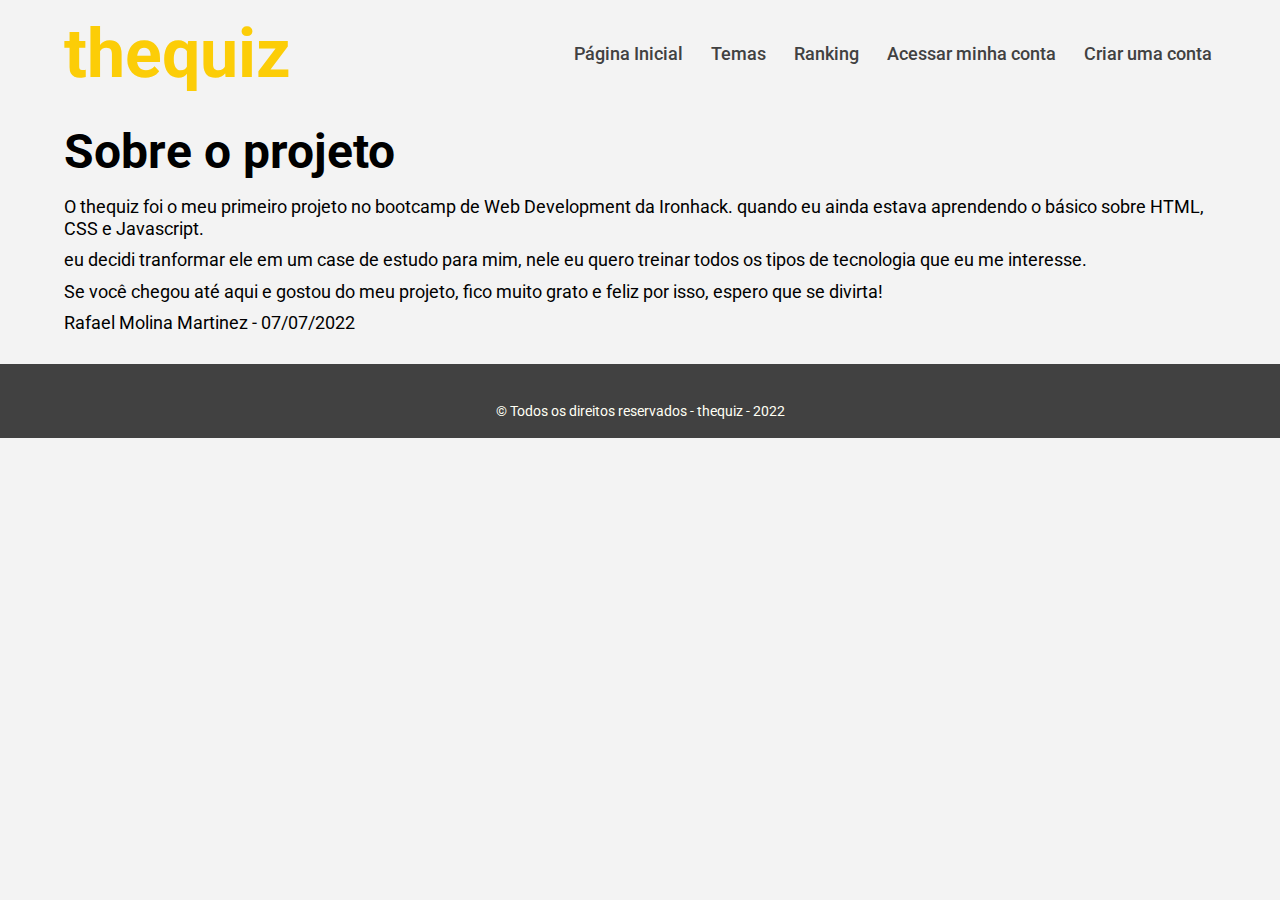
<file: pages/about.html>
<!DOCTYPE html>
<html lang="pt-br">

<head>
  <meta charset="UTF-8" />
  <meta http-equiv="X-UA-Compatible" content="IE=edge" />
  <meta name="viewport" content="width=device-width, initial-scale=1.0" />
  <title>thequiz | Sobre o projeto</title>

  <!-- css -->
  <link rel="stylesheet" href="/assets/stylesheets/css/reset.css" />
  <link rel="stylesheet" href="/assets/stylesheets/css/main.css" />
  <link rel="stylesheet" href="/assets/stylesheets/css/images.css" />
  <link rel="stylesheet" href="/assets/stylesheets/css/responsive.css" />
</head>

<body>
  <header class="header" id="top">
    <div class="header__container">
      <h2 class="logo">thequiz</h2>
      <nav class="navigation">
        <ul class="navigation__list">
          <li class="navigation__item">
            <a href="/index.html" class="navigation__link">Página Inicial</a>
          </li>
          <li class="navigation__item">
            <a href="/pages/categories.html" class="navigation__link">Temas</a>
          </li>
          <li class="navigation__item">
            <a href="/pages/ranking.html" class="navigation__link">Ranking</a>
          </li>
          <li class="navigation__item">
            <a href="/pages/login.html" class="navigation__link">Acessar minha conta</a>
          </li>
          <li class="navigation__item">
            <a href="/pages/register.html" class="navigation__link">Criar uma conta</a>
          </li>
        </ul>
      </nav>
    </div>
  </header>

  <div class="container">
    <section class="about">
      <h2 class="about__title">Sobre o projeto</h2>
      <p class="about__paragraph">
        O thequiz foi o meu primeiro projeto no bootcamp de Web Development da
        Ironhack. quando eu ainda estava aprendendo o básico sobre HTML, CSS e
        Javascript.
      </p>
      <p class="about__paragraph">
        eu decidi tranformar ele em um case de estudo para mim, nele eu quero
        treinar todos os tipos de tecnologia que eu me interesse.
      </p>
      <p class="about__paragraph">
        Se você chegou até aqui e gostou do meu projeto, fico muito grato e
        feliz por isso, espero que se divirta!
      </p>
      <p class="about__paragraph">Rafael Molina Martinez - 07/07/2022</p>
    </section>
  </div>

  <footer class="footer">
    <div class="footer__container">
      <div class="footer__links">
        <!-- <a href="/pages/about.html" class="footer__link">Sobre o thequiz</a> -->
      </div>
    </div>

    <div class="copyright">
      <p>&copy; Todos os direitos reservados - thequiz - 2022</p>
    </div>
  </footer>
</body>

</html>
</file>
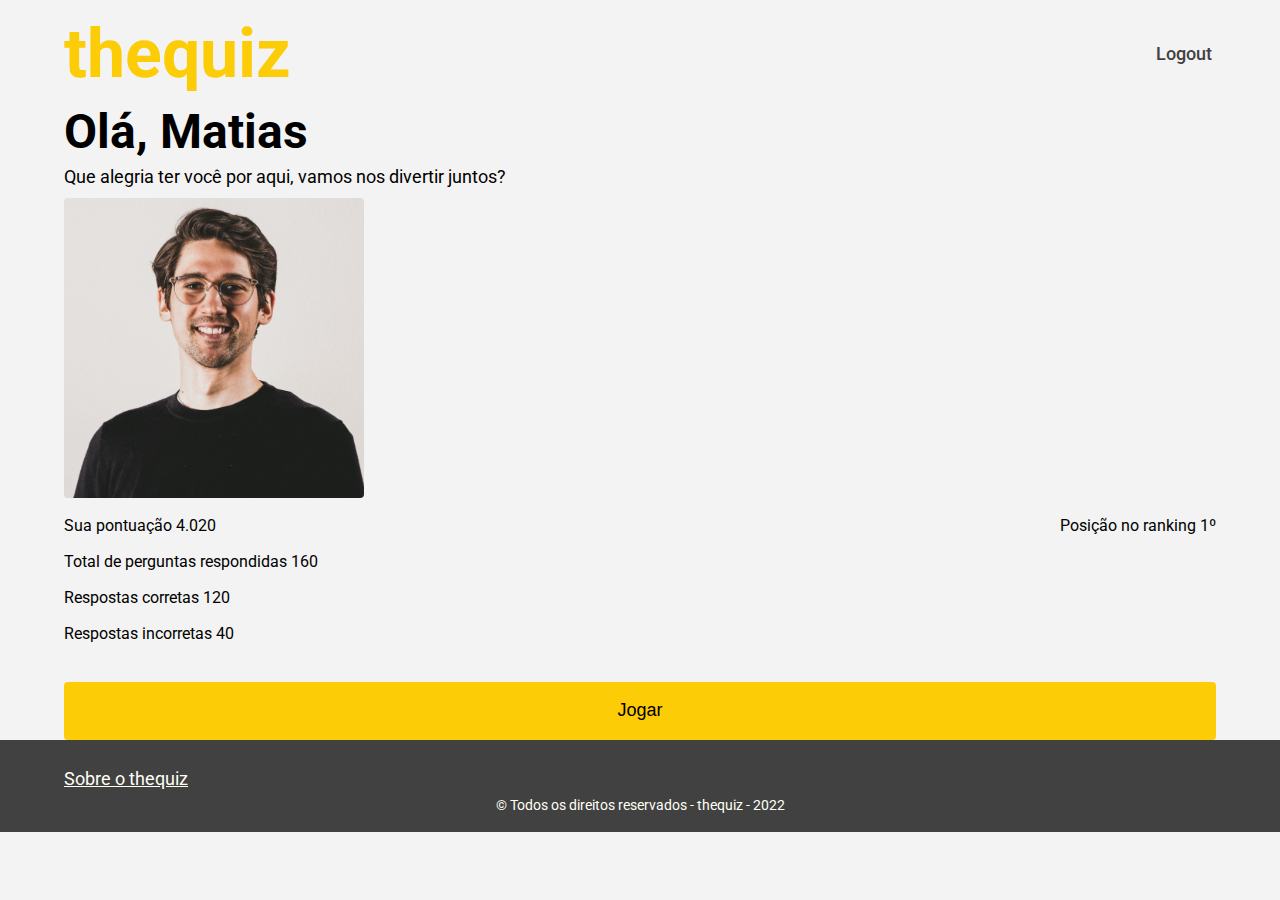
<file: pages/account.html>
<!DOCTYPE html>
<html lang="pt-br">

<head>
  <meta charset="UTF-8" />
  <meta http-equiv="X-UA-Compatible" content="IE=edge" />
  <meta name="viewport" content="width=device-width, initial-scale=1.0" />
  <title>thequiz | Minha conta</title>

  <!-- css -->
  <link rel="stylesheet" href="/assets/stylesheets/css/reset.css" />

  <link rel="stylesheet" href="/assets/stylesheets/css/main.css" />

  <link rel="stylesheet" href="/assets/stylesheets/css/images.css" />

  <link rel="stylesheet" href="/assets/stylesheets/css/responsive.css" />
</head>

<body>
  <header class="header" id="top">
    <div class="header__container">
      <h2 class="logo">thequiz</h2>
      <nav class="navigation">
        <ul class="navigation__list">
          <li class="navigation__item">
            <a href="/pages/login.html" class="navigation__link">Logout</a>
          </li>
        </ul>
      </nav>
    </div>
  </header>

  <div class="container">
    <section class="myAccount">
      <div class="myAccount__header">
        <div class="myAccount__header___content">
          <h2>Olá, Matias</h2>
          <p>Que alegria ter você por aqui, vamos nos divertir juntos?</p>
        </div>
      </div>

      <div class="myAccount__imageProfile"></div>

      <div class="myAccount__scoreInformations">
        <div class="myAccount__scoreInformations___position">
          <p>
            <strong>Sua pontuação</strong>
            <span>4.020</span>
          </p>

          <p>
            <strong>Posição no ranking</strong>
            <span>1º</span>
          </p>
        </div>

        <p>
          Total de perguntas respondidas
          <span>160</span>
        </p>

        <p>
          Respostas corretas
          <span>120</span>
        </p>

        <p>
          Respostas incorretas
          <span>40</span>
        </p>
      </div>

      <button type="button" class="btn__play">
        <a href="/pages/game.html">Jogar</a>
      </button>
    </section>
  </div>

  <footer class="footer">
    <div class="footer__container">
      <div class="footer__links">
        <a href="/pages/about.html" class="footer__link">Sobre o thequiz</a>
      </div>
    </div>

    <div class="copyright">
      <p>&copy; Todos os direitos reservados - thequiz - 2022</p>
    </div>
  </footer>
</body>

</html>
</file>
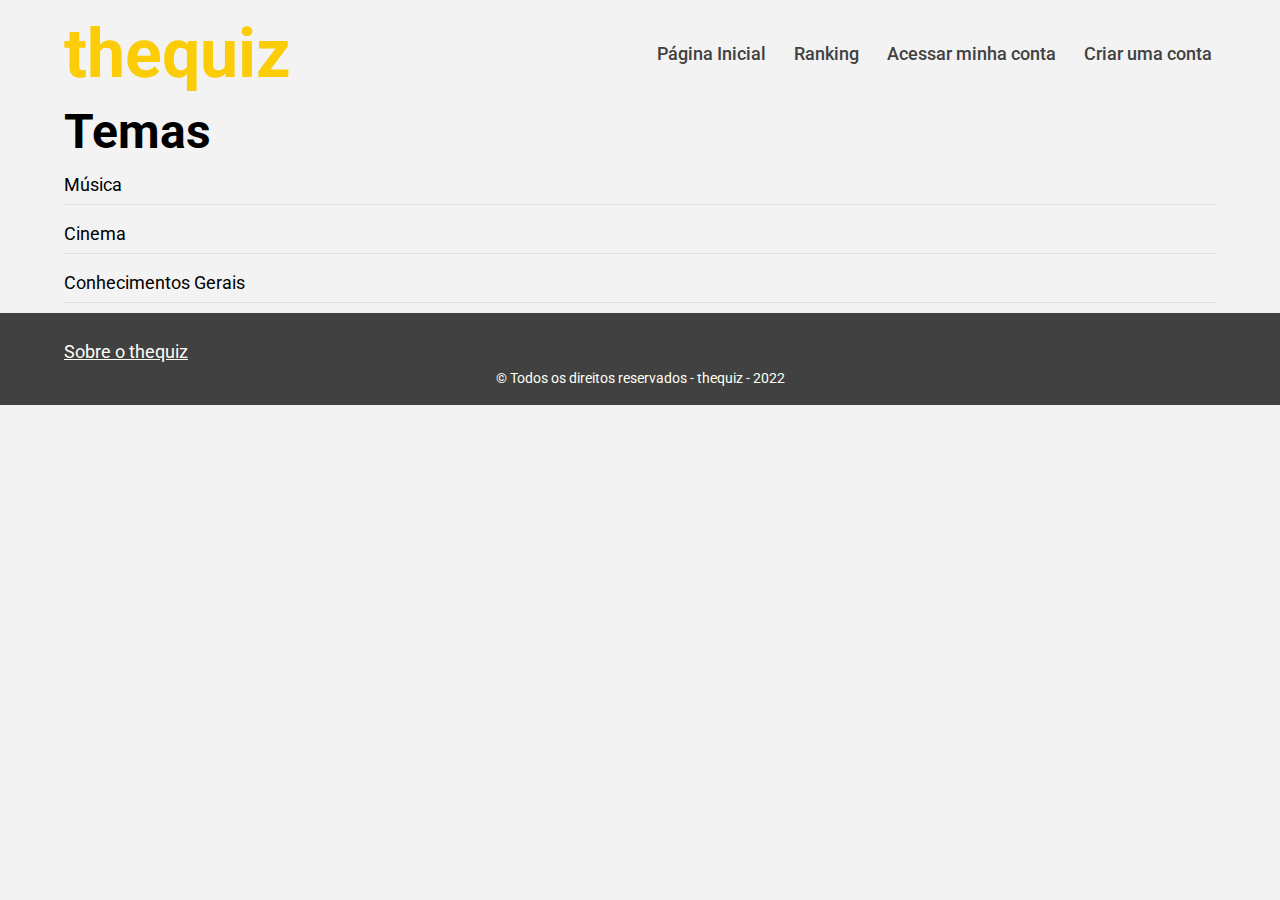
<file: pages/categories.html>
<!DOCTYPE html>
<html lang="pt-br">

<head>
  <meta charset="UTF-8" />
  <meta http-equiv="X-UA-Compatible" content="IE=edge" />
  <meta name="viewport" content="width=device-width, initial-scale=1.0" />
  <title>thequiz | Temas</title>

  <!-- css -->
  <link rel="stylesheet" href="/assets/stylesheets/css/reset.css" />
  <link rel="stylesheet" href="/assets/stylesheets/css/main.css" />
  <link rel="stylesheet" href="/assets/stylesheets/css/images.css" />
  <link rel="stylesheet" href="/assets/stylesheets/css/responsive.css" />
</head>

<body>
  <header class="header" id="top">
    <div class="header__container">
      <h2 class="logo">thequiz</h2>
      <nav class="navigation">
        <ul class="navigation__list">
          <li class="navigation__item">
            <a href="/index.html" class="navigation__link">Página Inicial</a>
          </li>
          <li class="navigation__item">
            <a href="/pages/ranking.html" class="navigation__link">Ranking</a>
          </li>
          <li class="navigation__item">
            <a href="/pages/login.html" class="navigation__link">Acessar minha conta</a>
          </li>
          <li class="navigation__item">
            <a href="/pages/login.html" class="navigation__link">Criar uma conta</a>
          </li>
        </ul>
      </nav>
    </div>
  </header>

  <div class="container">
    <section class="themes">
      <div class="themes__header">
        <h2>Temas</h2>
      </div>
      <div class="themes__container">
        <ul class="themes__list">
          <li class="themes__list___item">Música</li>
          <li class="themes__list___item">Cinema</li>
          <li class="themes__list___item">Conhecimentos Gerais</li>
        </ul>
      </div>
    </section>
  </div>

  <footer class="footer">
    <div class="footer__container">
      <div class="footer__links">
        <a href="/pages/about.html" class="footer__link">Sobre o thequiz</a>
      </div>
    </div>

    <div class="copyright">
      <p>&copy; Todos os direitos reservados - thequiz - 2022</p>
    </div>
  </footer>
</body>

</html>
</file>
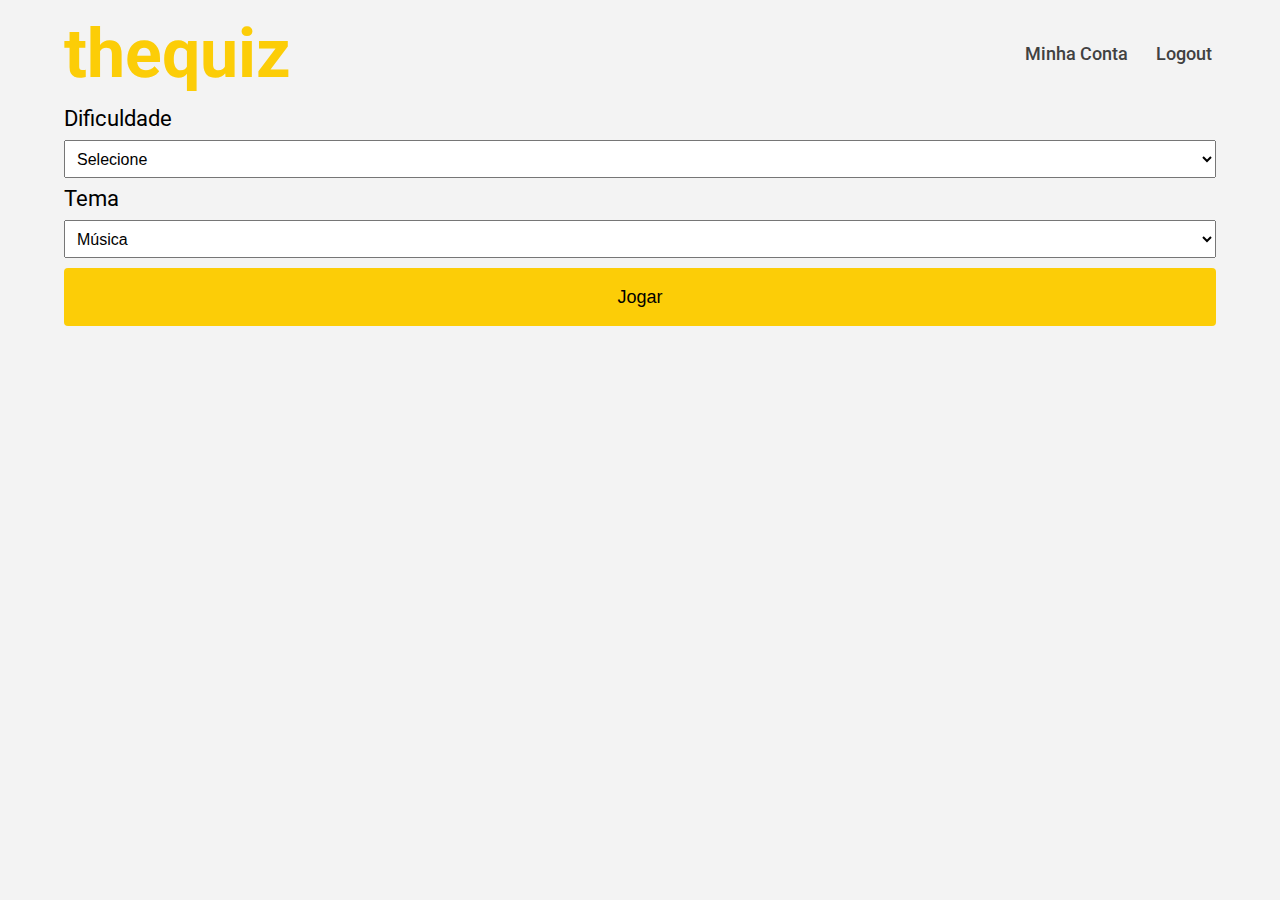
<file: pages/game.html>
<!DOCTYPE html>
<html lang="pt-br">

<head>
    <meta charset="UTF-8" />
    <meta http-equiv="X-UA-Compatible" content="IE=edge" />
    <meta name="viewport" content="width=device-width, initial-scale=1.0" />
    <title>thequiz | Perguntas</title>
    <!-- css -->
    <link rel="stylesheet" href="/assets/stylesheets/css/reset.css" />
    <link rel="stylesheet" href="/assets/stylesheets/css/main.css" />
    <link rel="stylesheet" href="/assets/stylesheets/css/images.css" />
    <link rel="stylesheet" href="/assets/stylesheets/css/responsive.css" />
</head>

<body>
    <header class="header">
        <div class="header__container">
            <h2 class="logo">thequiz</h2>
            <nav class="navigation">
                <ul class="navigation__list">
                    <li class="navigation__item">
                        <a href="/pages/account.html" class="navigation__link">Minha Conta</a>
                    </li>
                    <li class="navigation__item">
                        <a href="/pages/login.html" class="navigation__link">Logout</a>
                    </li>
                </ul>
            </nav>
        </div>
    </header>

    <div class="container">
        <form id="options" action="" method="get">
            <div class="container__options container__dificulties">
                <h3>Dificuldade</h3>
                <select name="dificultty" id="dificultty__list">
                    <option class="dificultty__item" id="default" value="default">
                        Selecione
                    </option>

                    <option class="dificultty__item" id="easy" value="easy">
                        Fácil
                    </option>
                    <option class="dificultty__item" id="medium" value="medium">
                        Médio
                    </option>
                    <option class="dificultty__item" id="hard" value="hard">
                        Dificil
                    </option>
                </select>
            </div>

            <div class="container__options container__themes">
                <h3>Tema</h3>
                <select name="theme" id="theme_list">
                    <option value="music" class="theme__item">Música</option>
                    <option value="movies" class="theme__item">Filmes</option>
                    <option value="general_knowledge" class="theme__item">
                        Conhecimentos Gerais
                    </option>
                </select>
            </div>
            <button id="btn__play" class="btn__play">Jogar</button>
        </form>
        <div id="questions__container"></div>
    </div>
    <script src="../assets/scripts/game.js"></script>
</body>

</html>
</file>
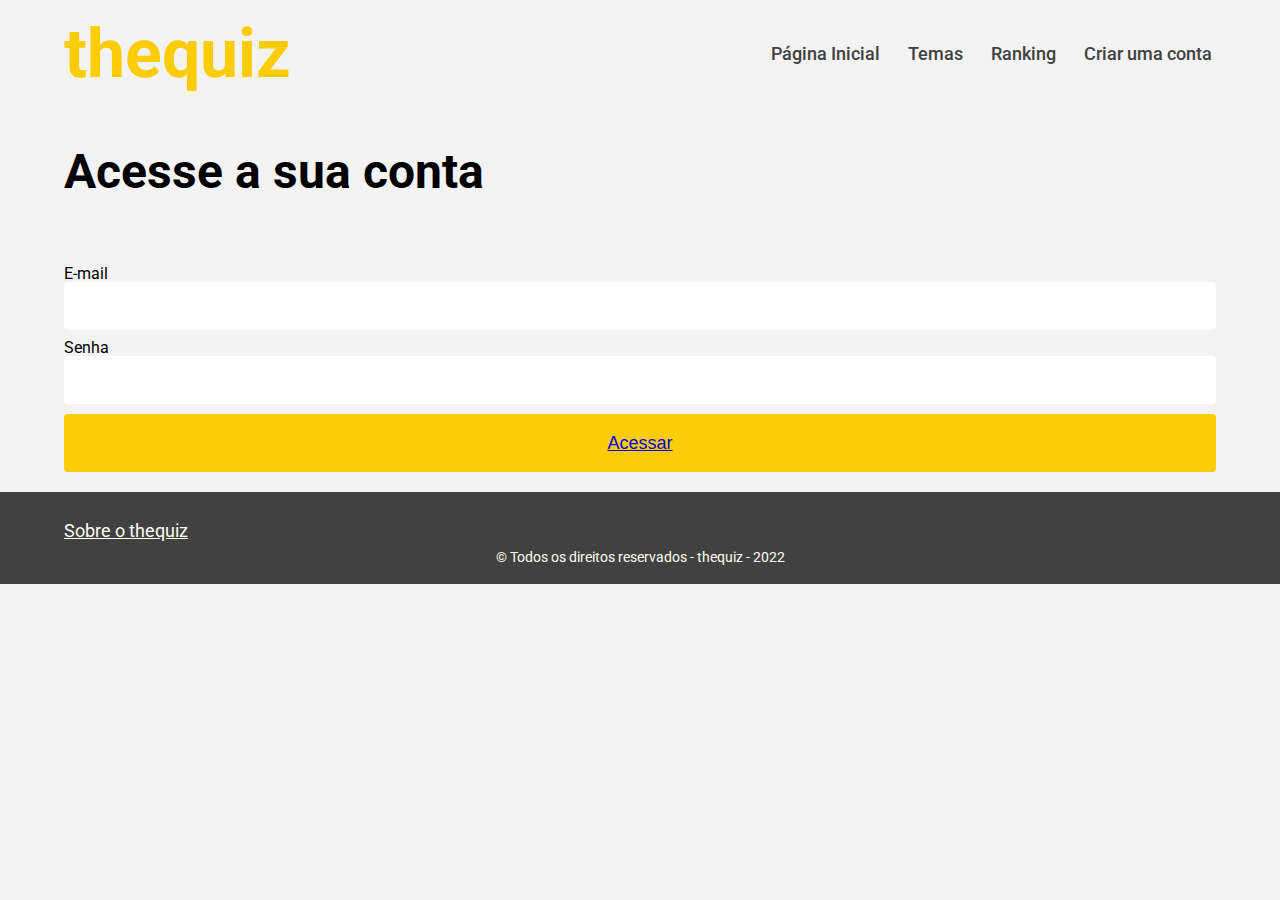
<file: pages/login.html>
<!DOCTYPE html>
<html lang="pt-br">

<head>
  <meta charset="UTF-8" />
  <meta http-equiv="X-UA-Compatible" content="IE=edge" />
  <meta name="viewport" content="width=device-width, initial-scale=1.0" />
  <title>thequiz | Acessar minha conta</title>
  <!-- css -->
  <link rel="stylesheet" href="/assets/stylesheets/css/reset.css" />
  <link rel="stylesheet" href="/assets/stylesheets/css/main.css" />
  <link rel="stylesheet" href="/assets/stylesheets/css/images.css" />
  <link rel="stylesheet" href="/assets/stylesheets/css/responsive.css" />
</head>

<body>
  <header class="header">
    <div class="header__container">
      <h2 class="logo">thequiz</h2>
      <nav class="navigation">
        <ul class="navigation__list">
          <li class="navigation__item">
            <a href="/index.html" class="navigation__link">Página Inicial</a>
          </li>
          <li class="navigation__item">
            <a href="/pages/categories.html" class="navigation__link">Temas</a>
          </li>
          <li class="navigation__item">
            <a href="/pages/ranking.html" class="navigation__link">Ranking</a>
          </li>
          <li class="navigation__item">
            <a href="/pages/register.html" class="navigation__link">Criar uma conta</a>
          </li>
        </ul>
      </nav>
    </div>
  </header>

  <div class="container">
    <section class="login">
      <div class="login__header">
        <h2>Acesse a sua conta</h2>
      </div>
      <div class="login__container">
        <form action="" class="login__form">
          <label for="login__email" class="login__label">E-mail</label>
          <input class="login__input" type="email" id="login__email" name="email" />

          <label for="login__password" class="login__label">Senha</label>
          <input class="login__input" type="password" id="login__password" name="loginPassword" />
          <button type="button" class="login__btn">
            <a href="/pages/account.html">Acessar</a>
          </button>
        </form>
      </div>
    </section>
  </div>

  <footer class="footer">
    <div class="footer__container">
      <div class="footer__links">
        <a href="/pages/about.html" class="footer__link">Sobre o thequiz</a>
      </div>
    </div>

    <div class="copyright">
      <p>&copy; Todos os direitos reservados - thequiz - 2022</p>
    </div>
  </footer>
</body>

</html>
</file>
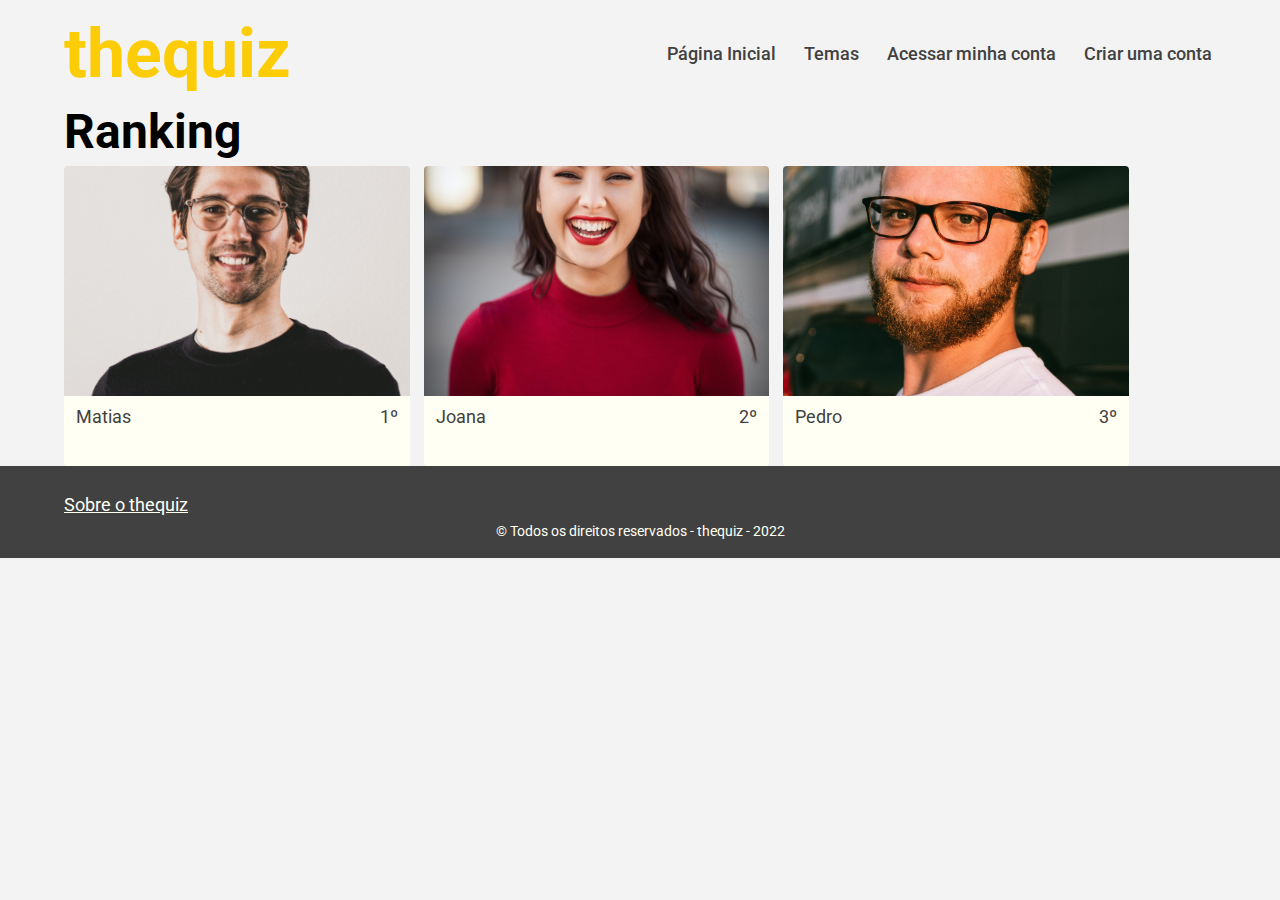
<file: pages/ranking.html>
<!DOCTYPE html>
<html lang="pt-br">

<head>
  <meta charset="UTF-8" />
  <meta http-equiv="X-UA-Compatible" content="IE=edge" />
  <meta name="viewport" content="width=device-width, initial-scale=1.0" />
  <title>thequiz | Ranking</title>
  <!-- css -->
  <link rel="stylesheet" href="/assets/stylesheets/css/reset.css" />
  <link rel="stylesheet" href="/assets/stylesheets/css/main.css" />
  <link rel="stylesheet" href="/assets/stylesheets/css/images.css" />
  <link rel="stylesheet" href="/assets/stylesheets/css/responsive.css" />
</head>

<body>
  <header class="header">
    <div class="header__container">
      <h2 class="logo">thequiz</h2>
      <nav class="navigation">
        <ul class="navigation__list">
          <li class="navigation__item">
            <a href="/index.html" class="navigation__link">Página Inicial</a>
          </li>
          <li class="navigation__item">
            <a href="/pages/categories.html" class="navigation__link">Temas</a>
          </li>
          <li class="navigation__item">
            <a href="/pages/login.html" class="navigation__link">Acessar minha conta</a>
          </li>
          <li class="navigation__item">
            <a href="/pages/register.html" class="navigation__link">Criar uma conta</a>
          </li>
        </ul>
      </nav>
    </div>
  </header>

  <div class="container">
    <section class="ranking">
      <div class="ranking__header">
        <h2>Ranking</h2>
      </div>
      <div class="ranking__container">
        <div class="cards__ranking">
          <div class="cards__carousel___list">
            <div class="cards__carousel___item">
              <div class="cards__carousel___image cards__carousel___image--matias"></div>
              <div class="cards__carousel___description">
                <p class="cards__carousel___name">Matias</p>
                <span class="cards__carousel___position">1º</span>
              </div>
            </div>

            <div class="cards__carousel___item">
              <div class="cards__carousel___image cards__carousel___image--joana"></div>
              <div class="cards__carousel___description">
                <p class="cards__carousel___name">Joana</p>
                <span class="cards__carousel___position">2º</span>
              </div>
            </div>

            <div class="cards__carousel___item">
              <div class="cards__carousel___image cards__carousel___image--pedro"></div>
              <div class="cards__carousel___description">
                <p class="cards__carousel___name">Pedro</p>
                <span class="cards__carousel___position">3º</span>
              </div>
            </div>
          </div>
        </div>
      </div>
    </section>
  </div>

  <footer class="footer">
    <div class="footer__container">
      <div class="footer__links">
        <a href="/pages/about.html" class="footer__link">Sobre o thequiz</a>
      </div>
    </div>

    <div class="copyright">
      <p>&copy; Todos os direitos reservados - thequiz - 2022</p>
    </div>
  </footer>
</body>

</html>
</file>
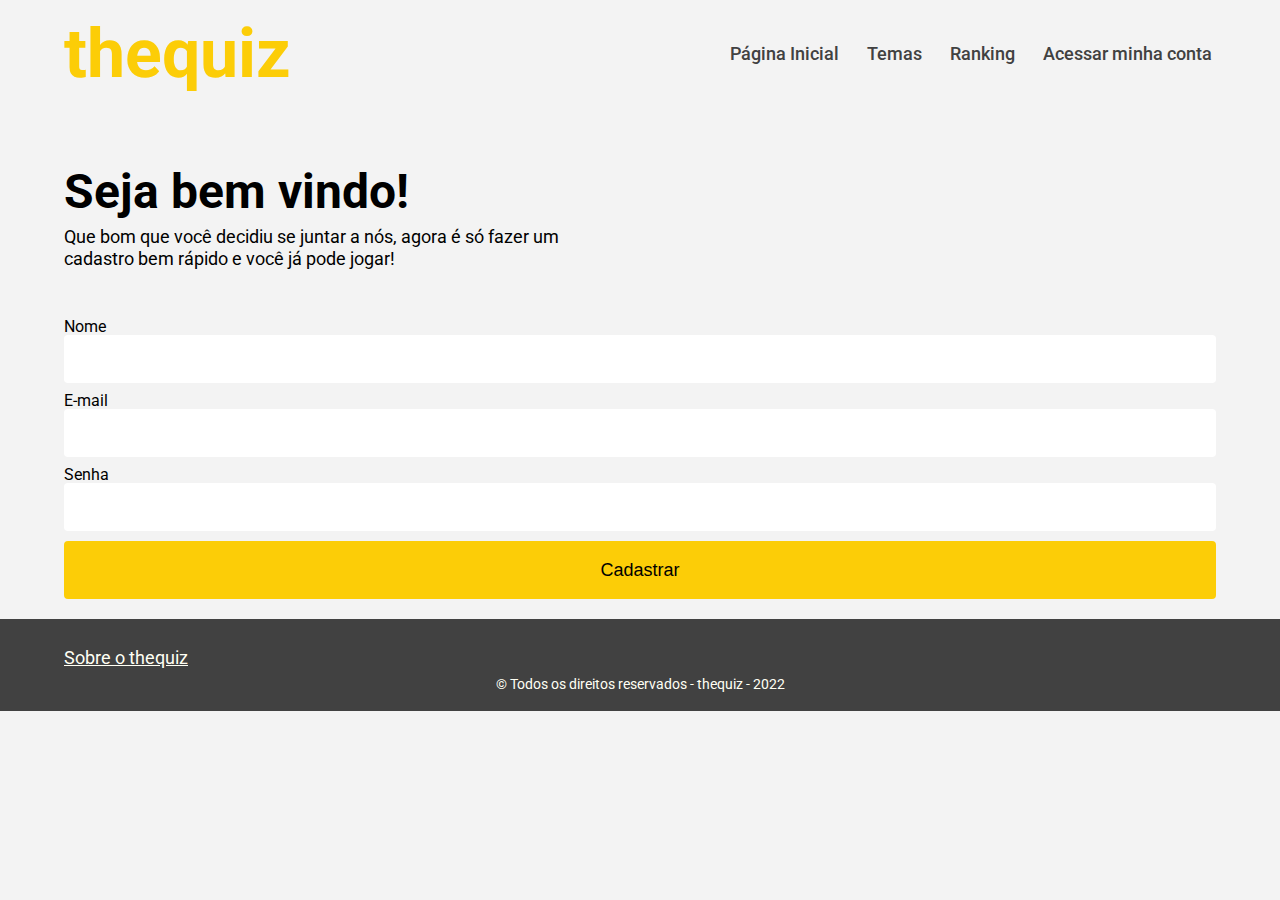
<file: pages/register.html>
<!DOCTYPE html>
<html lang="pt-br">

<head>
  <meta charset="UTF-8" />
  <meta http-equiv="X-UA-Compatible" content="IE=edge" />
  <meta name="viewport" content="width=device-width, initial-scale=1.0" />
  <title>thequiz | Criar uma conta</title>
  <!-- css -->
  <link rel="stylesheet" href="/assets/stylesheets/css/reset.css" />
  <link rel="stylesheet" href="/assets/stylesheets/css/main.css" />
  <link rel="stylesheet" href="/assets/stylesheets/css/images.css" />
  <link rel="stylesheet" href="/assets/stylesheets/css/responsive.css" />
</head>

<body>
  <header class="header" id="top">
    <div class="header__container">
      <h2 class="logo">thequiz</h2>
      <nav class="navigation">
        <ul class="navigation__list">
          <li class="navigation__item">
            <a href="/index.html" class="navigation__link">Página Inicial</a>
          </li>
          <li class="navigation__item">
            <a href="/pages/categories.html" class="navigation__link">Temas</a>
          </li>
          <li class="navigation__item">
            <a href="/pages/ranking.html" class="navigation__link">Ranking</a>
          </li>
          <li class="navigation__item">
            <a href="/pages/login.html" class="navigation__link">Acessar minha conta</a>
          </li>
        </ul>
      </nav>
    </div>
  </header>

  <div class="container">
    <section class="register">
      <div class="register__header">
        <h2>Seja bem vindo!</h2>
        <p>
          Que bom que você decidiu se juntar a nós, agora é só fazer um
          cadastro bem rápido e você já pode jogar!
        </p>
      </div>
      <div class="register__container">
        <form action="" class="register__form" method="POST">
          <label for="name" class="register__label">Nome</label>
          <input class="register__input" id="name" name="name" type="text" />

          <label for="email" class="register__label">E-mail</label>
          <input class="register__input" id="email" name="email" type="email" />

          <label for="password" class="register__label">Senha</label>
          <input class="register__input" id="password" name="password" type="password" />
          <button type="button" class="register__btn">Cadastrar</button>
        </form>
      </div>
    </section>
  </div>

  <footer class="footer">
    <div class="footer__container">
      <div class="footer__links">
        <a href="/pages/about.html" class="footer__link">Sobre o thequiz</a>
      </div>
    </div>

    <div class="copyright">
      <p>&copy; Todos os direitos reservados - thequiz - 2022</p>
    </div>
  </footer>
</body>

</html>
</file>
<file: assets/stylesheets/css/main.css>
/* FONT */
@import url("https://fonts.googleapis.com/css2?family=Roboto:ital,wght@0,100;0,300;0,400;0,500;0,700;0,900;1,100;1,300;1,400;1,500;1,700;1,900&display=swap");

:root {
  --color-primary:#fccd07;
  --color-black: #414141;
  --color-white: #fffff4;
  --color-blue: #1919ff;
  --color-green: #00b700;
  --color-green--hover: #176f17;
}

html,
body {
  background-color: #f3f3f3;
  font-family: "Roboto", sans-serif;
  font-size: 16px;
}

.header {
  padding: 20px 0;
}

.header__container {
  display: flex;
  gap: 40px;
  max-width: 90%;
  margin: auto;
  align-items: center;
  justify-content: space-between;
}

.logo {
  color: var(--color-primary);
  font-size: 68px;
  font-weight: bold;
}

.navigation__list {
  display: flex;
  gap: 20px;
}

.navigation__item {
  font-size: 18px;
}

.navigation__link {
  border-radius: 8px;
  color: var(--color-black);
  font-weight: 500;
  padding: 8px 4px;
  text-decoration: none;
  transition: all .2s ease-in-out;
}

.navigation__link:hover {
  background-color: var(--color-primary);
  color: var(--color-blue);
}

/* CONTAINER */
.container {
  max-width: 90%;
  margin: auto;
}

/* INTRODUCTION */
.introduction {
  align-items: center;
 
  display: flex;
  height: 440px;
  width: 100%;
}


.introduction__container {
  max-width: 78%;
  padding: 20px 0;
}


.introduction__content___title {
  font-size: 72px;
  font-weight: bold;
  margin-bottom: 10px;
}

.introduction__content___paragraph {
  font-size: 20px;
  line-height: 1.2;
  margin-bottom: 20px;
}

.introduction__btn___play {
  background-color: var(--color-green);
  border-radius: 10px;
  color: var(--color-white);
  display: inline-block;
  font-size: 20px;
  padding: 20px;
  text-align: center;
  text-decoration:none;
  text-transform: uppercase;
  width: 240px;
}

.introduction__btn___play:hover {
  background-color: var(--color-green--hover);
}

.cards {
  margin: 40px auto;
  height: auto;
  display: flex;
  flex-direction: column;
  gap: 40px;
}

.cards__carousel___title {
  color: var(--color-primary);
  font-size: 40px;
  font-weight: 600;
  margin-bottom: 20px;
}


.cards__carousel___list {
  display: flex;
  gap: 14px;
}

.cards__carousel___item {
  background-color: var(--color-white);
  color: var(--color-black);
  height: 300px;
  border-radius: 4px;
  width: 30%;
}

.cards__carousel___image {
  border-radius: 4px 4px 0 0;
  height: 230px;
  width: 100%;
}

.cards__carousel___description {
  padding: 12px;

  display: flex;
  align-items: center;
  justify-content: space-between;
}

.cards__carousel___name,
.cards__carousel___position {
  font-size: 18px;
}

/* FOOTER */

.footer {
  background-color: var(--color-black);
  padding: 20px 0;
}

.footer__container {
  padding: 10px 0;
  max-width: 90%;
  margin: auto;
}

.footer__link {
  color: var(--color-white);
  font-size: 18px;
  transition: all .2s ease-in-out;
}

.footer__link:hover {
 font-weight: bold;
}

.copyright {
  color: var(--color-white);
  font-size: 14px;
  text-align: center;
}


/* PAGINA DE CADASTRO */

.register,
.login__form {
  padding: 20px 0;
}

.register__header,
.login__header {
  padding: 40px 0;
  max-width: 500px;
}

.register__header h2,
.login__header h2,
.themes__header h2,
.ranking__header h2,
.myAccount__header___content h2{
  font-size: 48px;
  font-weight: bold;
  margin-bottom: 10px;
}

.register__header p,
.myAccount__header___content p {
  font-size: 18px;
  margin-bottom: 10px;
  line-height: 1.2;
}

.register__input,
.login__input {
  box-sizing: border-box;
  border-radius: 4px;
  border: none;
  font-size: 16px;
  height: 48px;
  margin-bottom: 10px;
  padding: 8px;
  width: 100%;
}

.register__btn,
.login__btn,
.btn__play,
.btn__reset {
  background-color: #fccd07;
  border: none;
  border-radius: 4px;
  font-size: 18px;
  height: 58px;
  width: 100%;
}

.btn__reset {
  margin-bottom: 20px;
}

/* PAGINA SOBRE */

.about {
  padding: 20px 0;
}

.about__title {
  font-size: 48px;
  font-weight: bold;
  margin-bottom: 20px;
}

.about__paragraph {
  font-size: 18px;
  line-height: 1.2;
  margin-bottom: 10px;
}

/* PAGINA DE TEMAS */


.themes__list___item {
  border-bottom: 1px solid #dddd;
  padding: 10px 0;
  font-size: 18px;
  margin-bottom: 10px;
}

/* PAGINA DE MINHA CONTA */
.myAccount__header {
  display: flex;
  align-items: flex-start;
  margin-bottom: 10px 0;
}

.myAccount__imageProfile {
  background-image: url('/assets/images/matias.jpg');
  background-position: center;
  background-repeat: no-repeat;
  background-size: cover;
  border-radius: 4px;
  height: 300px;
  max-width: 300px;
}

.myAccount__scoreInformations {
  padding: 20px 0;
}
.myAccount__scoreInformations___position {
  display: flex;
  align-items: center;
  justify-content: space-between;
}

.myAccount__scoreInformations p {
  margin-bottom: 20px;
}


.btn__play a {
  color: #000;
  text-decoration: none;
}


/* PAGINA DE GAME */
.container__options h3 {
  font-size: 22px;
  margin-bottom: 10px;
}

.container__options select {
  box-sizing: border-box;
  font-size: 16px;
  height: 38px;
  margin-bottom: 10px;
  padding: 8px;
  width: 100%;
}

.question__description {
  font-size: 24px;
  line-height: 1.2;
  padding: 10px 0;
}

.question__answer {
  background-color: #fccd07;
  border: none;
  border-radius: 4px;
  font-size: 22px;
  height: 58px;
  width: 100%;
  box-sizing: border-box;

  display: flex;
  align-items: center;
  justify-content: center;
}

.gameOver {
  height: 50vh;

  display: flex;
  flex-direction: column;
  justify-content: center;
}

.gameOver h2 {
  font-size: 32px;
  margin-bottom: 10px;
}

.gameOver p {
  font-size: 20px;
  line-height: 1.2;
  margin-bottom: 20px;

}
</file>
<file: assets/stylesheets/css/images.css>
/* TEMAS */
.cards__carousel___image {
  background-size: cover;
  background-position: center;
}

.cards__carousel___image--music {
  background-image: url('/assets/images/musica.jpg');
}

.cards__carousel___image--movie {
  background-image: url('/assets/images/cinema.jpg');
}

.cards__carousel___image--knowledge {
  background-image: url('/assets/images/conhecimentos-gerais.jpg');
}

/* RANKING */
.cards__carousel___image--matias {
  background-image: url('/assets/images/matias.jpg');
}

.cards__carousel___image--joana {
  background-image: url('/assets/images/joana.jpg');
}

.cards__carousel___image--pedro {
  background-image: url('/assets/images/pedro.jpg');
}
</file>
<file: assets/stylesheets/css/responsive.css>
:root {
  --color-primary:#fccd07;
  --color-black: #414141;
  --color-white: #fffff4;
  --color-blue: #1919ff;
}


@media screen and (max-width: 480px) {
  .header {
    padding: 20px 0 40px 0;
    max-width: 90%;
    margin: auto;
    text-align: center;
  }

  .header__container {
   flex-direction: column;
  }

  .navigation__list {
    flex-direction: column;
    align-items: center;
  }

  .navigation__item {
    border-radius: 10px;
    font-size: 20px;
    background: var(--color-primary);
    padding: 10px;
  }

  .introduction {
    height: auto;
    text-align: center;
  }

  .introduction__container {
    max-width: 90%;
    padding: 10px 0;
  }

  .introduction__content___title {
    font-size: 52px;
    margin-bottom: 20px;
  }

  .cards__carousel___list {
    flex-direction: column;
  }

  .cards__carousel___item {
    width: 100%;
  }

  .footer__container {
    padding: 20px 0;
  }
}
</file>
